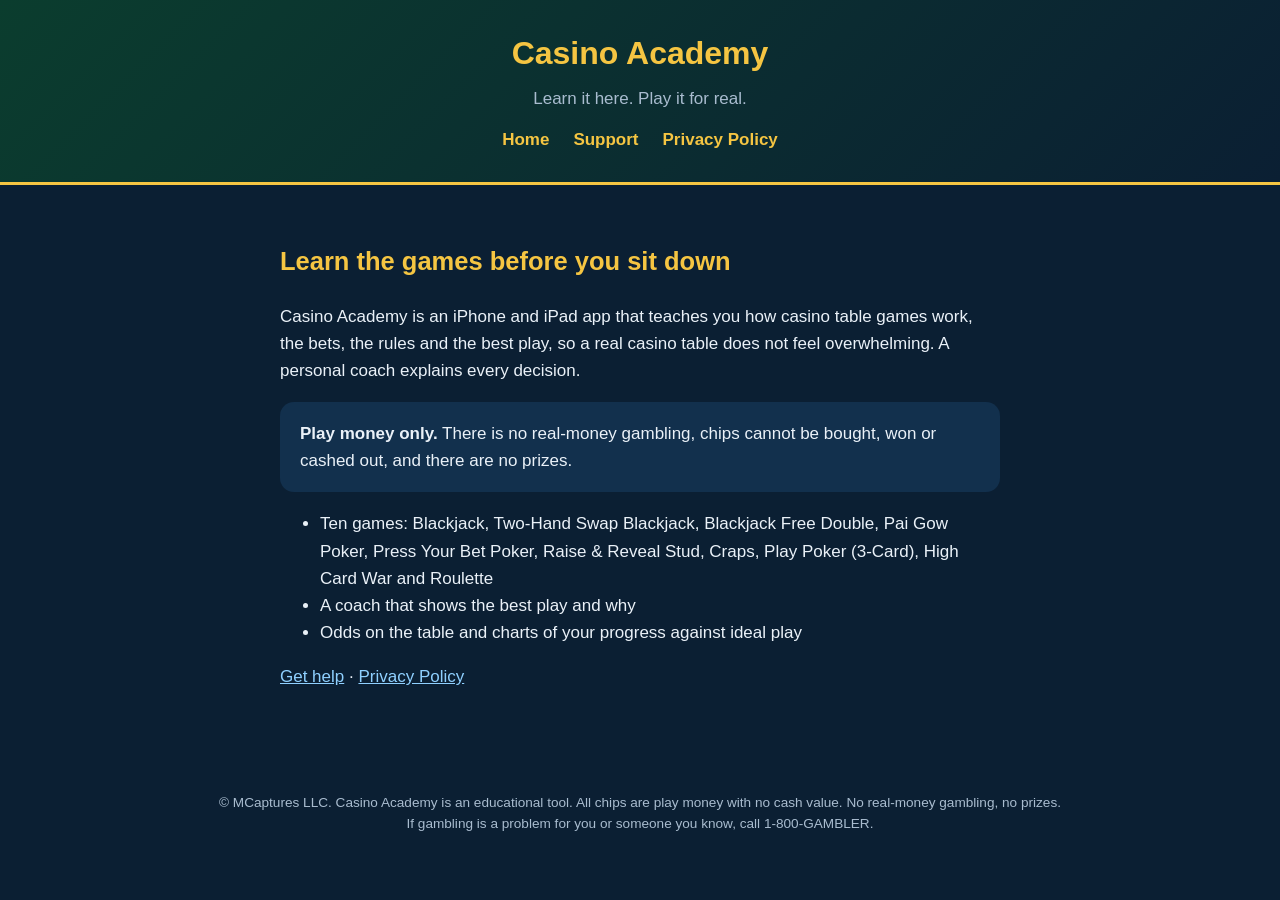
<file: index.html>
<!doctype html><html lang="en"><head><meta charset="utf-8"><meta name="viewport" content="width=device-width,initial-scale=1">
<title>Casino Academy</title><meta name="description" content="Casino Academy teaches casino table games with play money."><link rel="stylesheet" href="style.css"></head><body>
<header><h1>Casino Academy</h1><p>Learn it here. Play it for real.</p>
<nav><a href="index.html">Home</a><a href="support.html">Support</a><a href="privacy.html">Privacy Policy</a></nav></header><main>
<h2>Learn the games before you sit down</h2>
<p>Casino Academy is an iPhone and iPad app that teaches you how casino table games work, the bets, the rules and the best play, so a real casino table does not feel overwhelming. A personal coach explains every decision.</p>
<div class="card"><strong>Play money only.</strong> There is no real-money gambling, chips cannot be bought, won or cashed out, and there are no prizes.</div>
<ul><li>Ten games: Blackjack, Two-Hand Swap Blackjack, Blackjack Free Double, Pai Gow Poker, Press Your Bet Poker, Raise &amp; Reveal Stud, Craps, Play Poker (3-Card), High Card War and Roulette</li>
<li>A coach that shows the best play and why</li><li>Odds on the table and charts of your progress against ideal play</li></ul>
<p><a href="support.html">Get help</a> &middot; <a href="privacy.html">Privacy Policy</a></p>
</main><footer>&copy; MCaptures LLC. Casino Academy is an educational tool. All chips are play money with no cash value. No real-money gambling, no prizes.<br>If gambling is a problem for you or someone you know, call 1-800-GAMBLER.</footer></body></html>
</file>
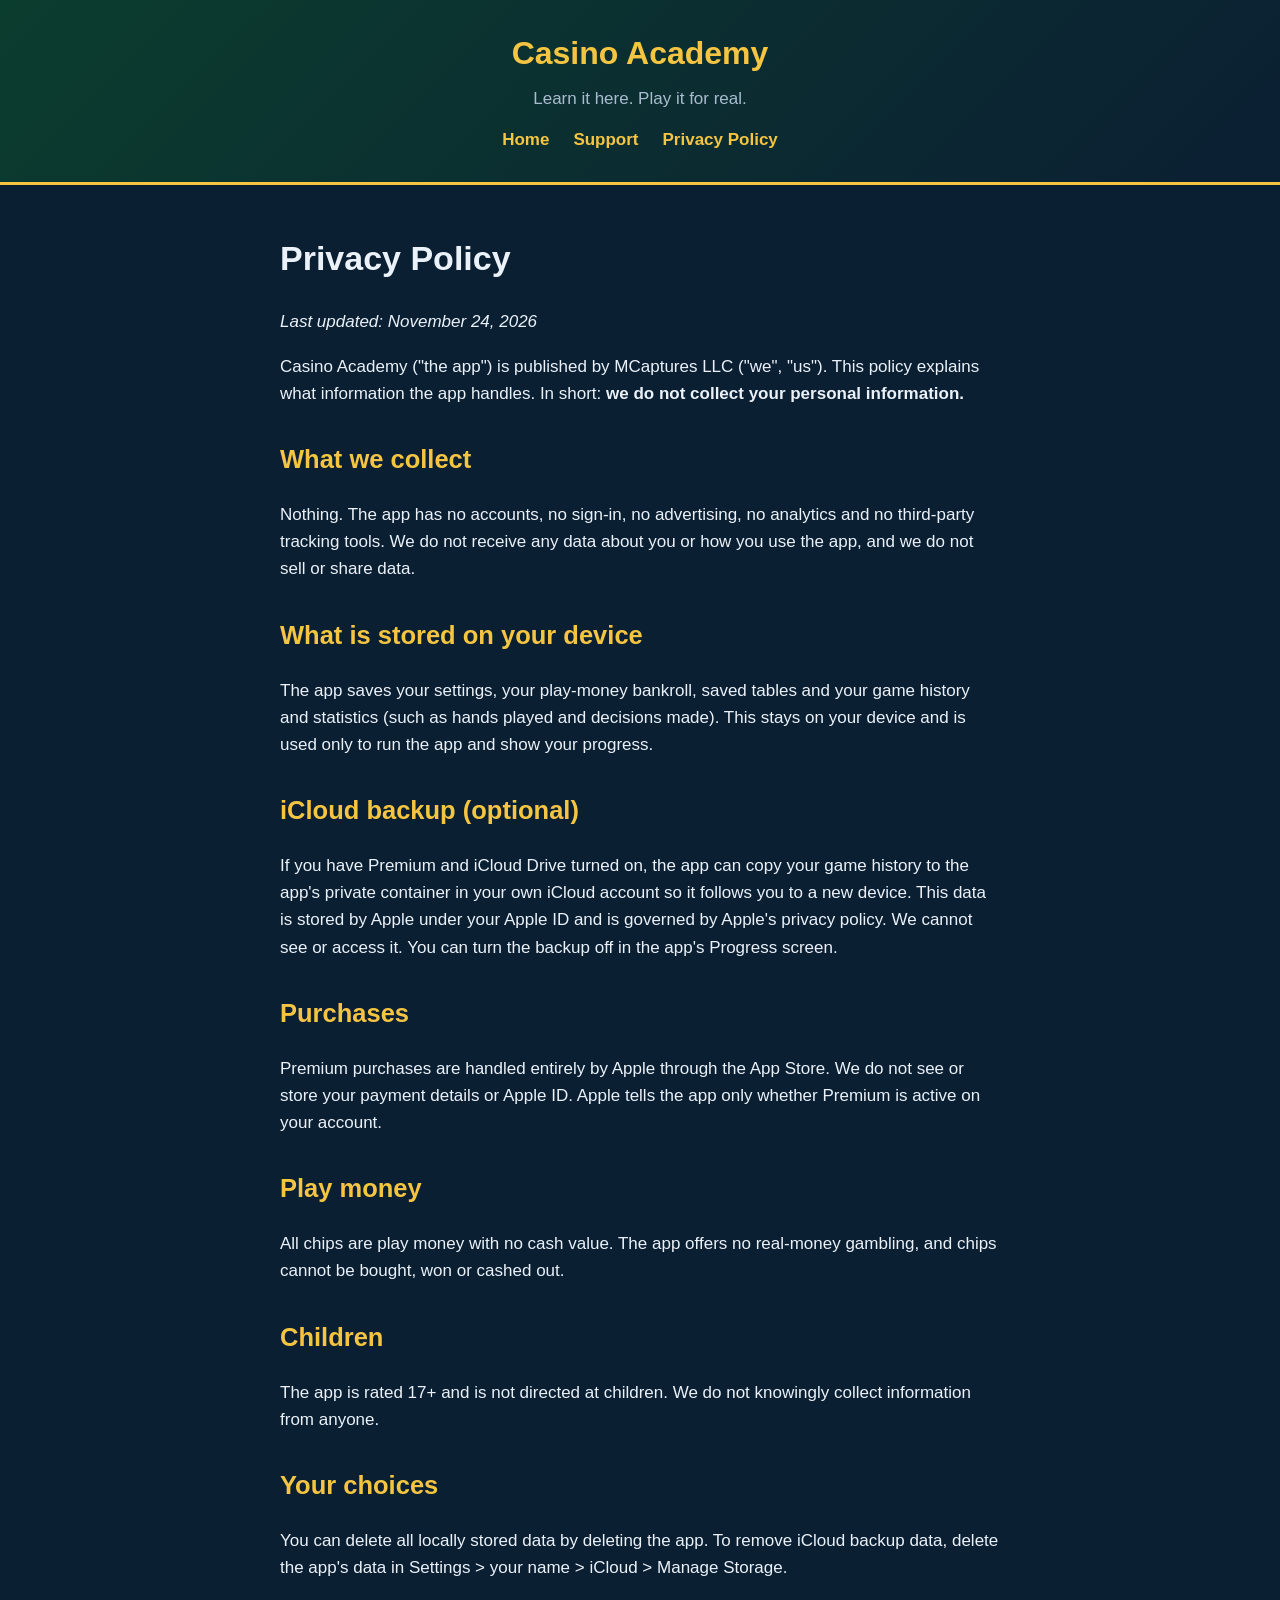
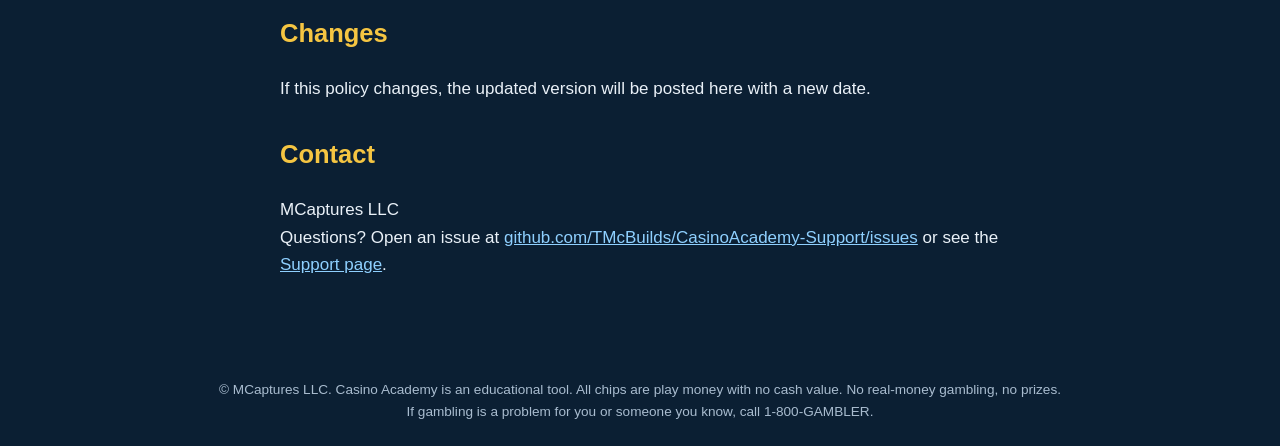
<file: privacy.html>
<!doctype html><html lang="en"><head><meta charset="utf-8"><meta name="viewport" content="width=device-width,initial-scale=1">
<title>Casino Academy Privacy Policy</title><meta name="description" content="Privacy policy for the Casino Academy app."><link rel="stylesheet" href="style.css"></head><body>
<header><h1>Casino Academy</h1><p>Learn it here. Play it for real.</p>
<nav><a href="index.html">Home</a><a href="support.html">Support</a><a href="privacy.html">Privacy Policy</a></nav></header><main>
<h1>Privacy Policy</h1>
<p><em>Last updated: November 24, 2026</em></p>
<p>Casino Academy ("the app") is published by MCaptures LLC ("we", "us"). This policy explains what information the app handles. In short: <strong>we do not collect your personal information.</strong></p>
<h2>What we collect</h2>
<p>Nothing. The app has no accounts, no sign-in, no advertising, no analytics and no third-party tracking tools. We do not receive any data about you or how you use the app, and we do not sell or share data.</p>
<h2>What is stored on your device</h2>
<p>The app saves your settings, your play-money bankroll, saved tables and your game history and statistics (such as hands played and decisions made). This stays on your device and is used only to run the app and show your progress.</p>
<h2>iCloud backup (optional)</h2>
<p>If you have Premium and iCloud Drive turned on, the app can copy your game history to the app's private container in your own iCloud account so it follows you to a new device. This data is stored by Apple under your Apple ID and is governed by Apple's privacy policy. We cannot see or access it. You can turn the backup off in the app's Progress screen.</p>
<h2>Purchases</h2>
<p>Premium purchases are handled entirely by Apple through the App Store. We do not see or store your payment details or Apple ID. Apple tells the app only whether Premium is active on your account.</p>
<h2>Play money</h2>
<p>All chips are play money with no cash value. The app offers no real-money gambling, and chips cannot be bought, won or cashed out.</p>
<h2>Children</h2>
<p>The app is rated 17+ and is not directed at children. We do not knowingly collect information from anyone.</p>
<h2>Your choices</h2>
<p>You can delete all locally stored data by deleting the app. To remove iCloud backup data, delete the app's data in Settings &gt; your name &gt; iCloud &gt; Manage Storage.</p>
<h2>Changes</h2>
<p>If this policy changes, the updated version will be posted here with a new date.</p>
<h2>Contact</h2>
<p>MCaptures LLC<br>Questions? Open an issue at <a href="https://github.com/TMcBuilds/CasinoAcademy-Support/issues">github.com/TMcBuilds/CasinoAcademy-Support/issues</a> or see the <a href="support.html">Support page</a>.</p>
</main><footer>&copy; MCaptures LLC. Casino Academy is an educational tool. All chips are play money with no cash value. No real-money gambling, no prizes.<br>If gambling is a problem for you or someone you know, call 1-800-GAMBLER.</footer></body></html>
</file>
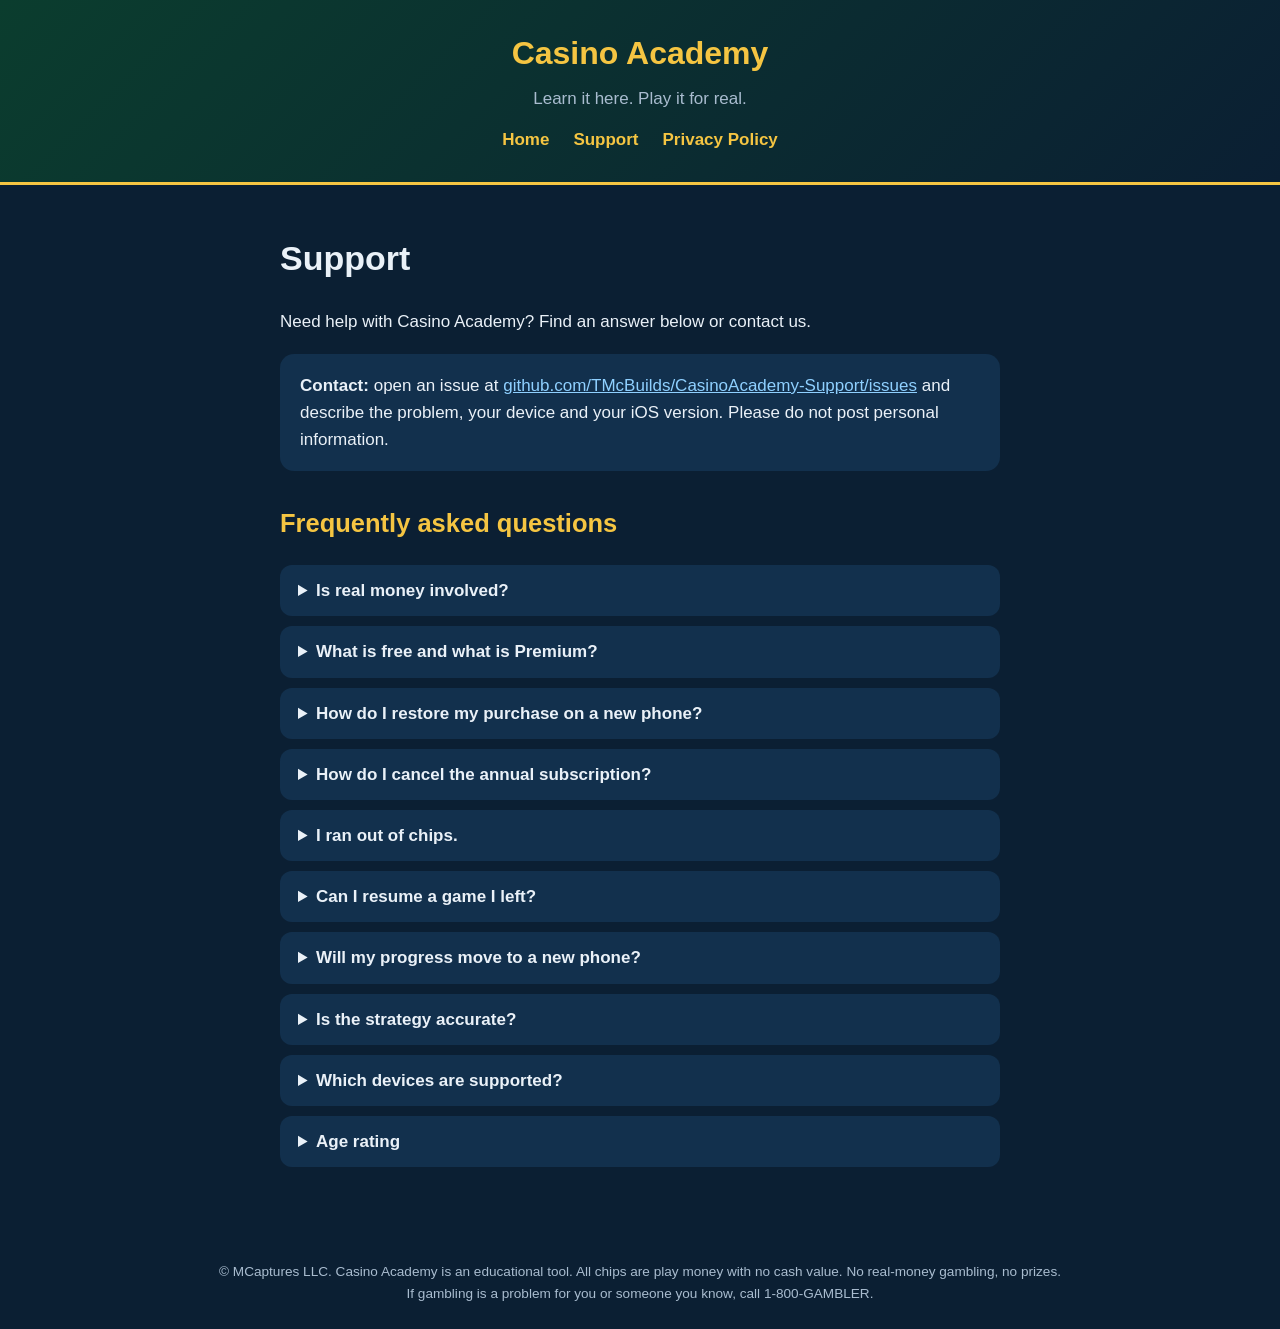
<file: support.html>
<!doctype html><html lang="en"><head><meta charset="utf-8"><meta name="viewport" content="width=device-width,initial-scale=1">
<title>Casino Academy Support</title><meta name="description" content="Help and answers for Casino Academy."><link rel="stylesheet" href="style.css"></head><body>
<header><h1>Casino Academy</h1><p>Learn it here. Play it for real.</p>
<nav><a href="index.html">Home</a><a href="support.html">Support</a><a href="privacy.html">Privacy Policy</a></nav></header><main>
<h1>Support</h1>
<p>Need help with Casino Academy? Find an answer below or contact us.</p>
<div class="card"><strong>Contact:</strong> open an issue at <a href="https://github.com/TMcBuilds/CasinoAcademy-Support/issues">github.com/TMcBuilds/CasinoAcademy-Support/issues</a> and describe the problem, your device and your iOS version. Please do not post personal information.</div>
<h2>Frequently asked questions</h2>
<details><summary>Is real money involved?</summary><p>No. Casino Academy uses play money only. Chips cannot be bought, won, redeemed or cashed out.</p></details>
<details><summary>What is free and what is Premium?</summary><p>Blackjack, High Card War, Roulette and Craps are free, with one free card-counting session per day. Premium (annual subscription or one-time lifetime purchase) unlocks the other six games, the Craps coach, full progress charts and unlimited counting practice. Premium never sells chips.</p></details>
<details><summary>How do I restore my purchase on a new phone?</summary><p>Open Casino Academy, tap <em>Go Premium</em> on the home screen, then tap <em>Restore Purchases</em>. Sign in with the same Apple ID you used to buy.</p></details>
<details><summary>How do I cancel the annual subscription?</summary><p>On your iPhone open Settings &gt; your name &gt; Subscriptions &gt; Casino Academy, then tap Cancel Subscription. Cancel at least 24 hours before renewal. Premium stays active until the paid period ends.</p></details>
<details><summary>I ran out of chips.</summary><p>When your bankroll reaches $0 the table offers a free $200 reload. You can also carry chips from another game when you start a new one.</p></details>
<details><summary>Can I resume a game I left?</summary><p>Yes. When you tap Play the table, the app offers to resume your previous game for that table.</p></details>
<details><summary>Will my progress move to a new phone?</summary><p>Premium can back up your history to your own iCloud so it follows you to a new device. Without Premium, history is stored on your phone only. Deleting the app removes locally stored data.</p></details>
<details><summary>Is the strategy accurate?</summary><p>The coach uses standard basic strategy and exact odds for the rules shown on your table. Casino rules vary, so always check the rules at the table you play.</p></details>
<details><summary>Which devices are supported?</summary><p>iPhone and iPad running iOS 17 or later.</p></details>
<details><summary>Age rating</summary><p>The app is rated 17+ because it simulates casino games. It is for adults and contains no real-money gambling.</p></details>
</main><footer>&copy; MCaptures LLC. Casino Academy is an educational tool. All chips are play money with no cash value. No real-money gambling, no prizes.<br>If gambling is a problem for you or someone you know, call 1-800-GAMBLER.</footer></body></html>
</file>
<file: style.css>
:root{--bg:#0b1f33;--card:#12304d;--gold:#f5c542;--text:#eaf1f8;--muted:#a9bccf}
*{box-sizing:border-box}
body{margin:0;background:var(--bg);color:var(--text);font:17px/1.6 -apple-system,BlinkMacSystemFont,"Segoe UI",Roboto,sans-serif}
header{background:linear-gradient(135deg,#0b3d2e,#0b1f33);padding:28px 20px;text-align:center;border-bottom:3px solid var(--gold)}
header h1{margin:0;color:var(--gold);font-size:2rem}
header p{margin:6px 0 0;color:var(--muted)}
nav{margin-top:14px}
nav a{color:var(--gold);margin:0 12px;font-weight:600;text-decoration:none}
nav a:hover{text-decoration:underline}
main{max-width:760px;margin:0 auto;padding:24px 20px 60px}
h2{color:var(--gold);margin-top:2rem}
a{color:#8fd0ff}
.card{background:var(--card);border-radius:14px;padding:18px 20px;margin:18px 0}
details{background:var(--card);border-radius:12px;padding:12px 18px;margin:10px 0}
summary{cursor:pointer;font-weight:600}
footer{text-align:center;color:var(--muted);font-size:.85rem;padding:24px 20px}
</file>
